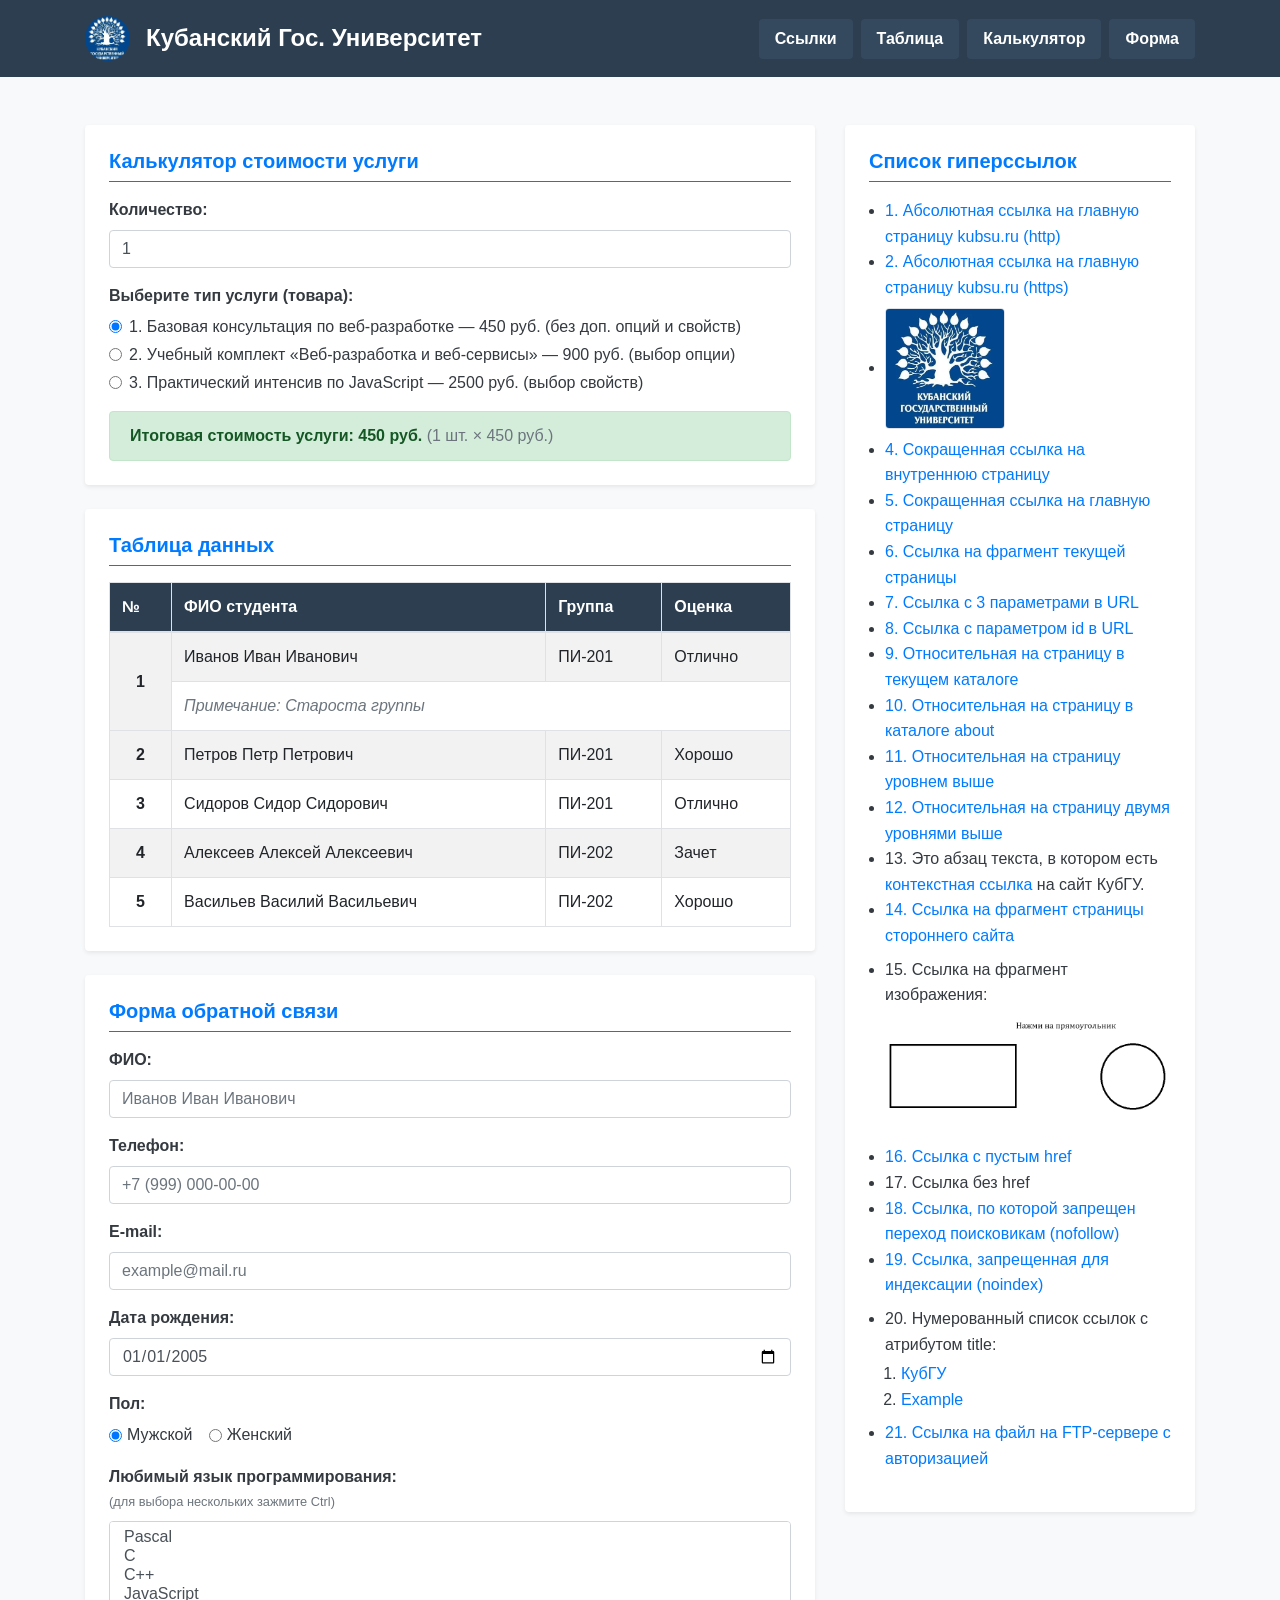
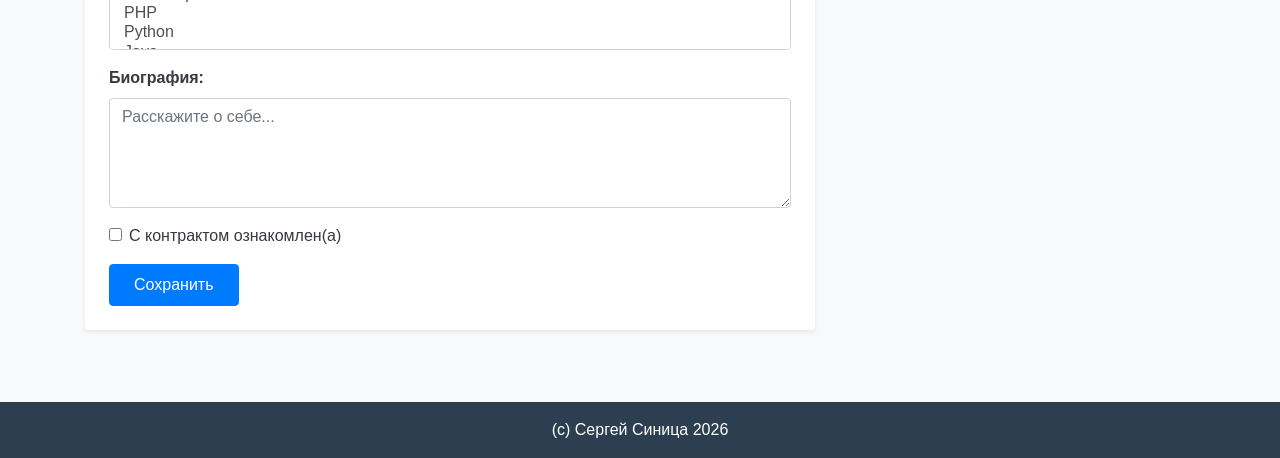
<file: index.html>
<!DOCTYPE html>
<html lang="ru">
<head>
    <meta charset="UTF-8">
    <meta name="viewport" content="width=device-width, initial-scale=1, shrink-to-fit=no">
    <title>Задание №6 — Калькулятор стоимости услуги</title>

    <!-- Bootstrap 4.3.1 CSS -->
    <link rel="stylesheet" href="https://stackpath.bootstrapcdn.com/bootstrap/4.3.1/css/bootstrap.min.css">
    <!-- Собственные стили -->
    <link rel="stylesheet" href="style.css">
    <!-- Подключение скрипта калькулятора с атрибутом defer -->
    <script src="calculator.js" defer></script>
</head>
<body class="bg-light text-dark">

    <!-- Шапка -->
    <header class="custom-header py-3">
        <div class="container d-flex flex-column flex-md-row align-items-center justify-content-between">
            <div class="d-flex align-items-center mb-3 mb-md-0">
                <img src="Logotip.jpg" alt="Логотип КубГУ" class="logo-img mr-3">
                <h1 class="h4 m-0 text-white font-weight-bold">Кубанский Гос. Университет</h1>
            </div>
            <nav>
                <ul class="nav flex-column flex-md-row text-center">
                    <li class="nav-item mb-2 mb-md-0 mr-md-2">
                        <a class="nav-link custom-nav-link text-white font-weight-bold rounded px-3 py-2" href="#links-section">Ссылки</a>
                    </li>
                    <li class="nav-item mb-2 mb-md-0 mr-md-2">
                        <a class="nav-link custom-nav-link text-white font-weight-bold rounded px-3 py-2" href="#table-section">Таблица</a>
                    </li>
                    <li class="nav-item mb-2 mb-md-0 mr-md-2">
                        <a class="nav-link custom-nav-link text-white font-weight-bold rounded px-3 py-2" href="#calc-section">Калькулятор</a>
                    </li>
                    <li class="nav-item">
                        <a class="nav-link custom-nav-link text-white font-weight-bold rounded px-3 py-2" href="#form-section">Форма</a>
                    </li>
                </ul>
            </nav>
        </div>
    </header>

    <!-- Основной контент: Сетка Bootstrap с Mobile First сортировкой -->
    <main class="container my-4 my-md-5">
        <div class="row">

            <!-- Левая колонка (на десктопе): Калькулятор, Таблица и Форма -->
            <div class="col-12 col-md-7 col-lg-8 order-2 order-md-1">

                <!-- Калькулятор стоимости услуги (Задание №6) -->
                <section id="calc-section" class="content-card p-3 p-md-4 mb-4 bg-white rounded shadow-sm">
                    <h2 class="h5 pb-2 mb-3 border-bottom border-primary text-primary font-weight-bold">Калькулятор стоимости услуги</h2>
                    <form id="calc-form" action="#" method="get" novalidate>
                        <div class="form-group mb-3">
                            <label for="calc-quantity" class="font-weight-bold">Количество:</label>
                            <input
                                type="number"
                                min="1"
                                step="1"
                                value="1"
                                class="form-control"
                                id="calc-quantity"
                                name="quantity"
                                placeholder="Введите количество (целое положительное число)"
                            >
                        </div>

                        <fieldset class="form-group mb-3">
                            <legend class="col-form-label pt-0 font-weight-bold">Выберите тип услуги (товара):</legend>
                            <div class="form-check mb-1">
                                <input class="form-check-input" type="radio" name="serviceType" id="type1" value="1" checked>
                                <label class="form-check-label" for="type1">
                                    1. Базовая консультация по веб-разработке — 450 руб. (без доп. опций и свойств)
                                </label>
                            </div>
                            <div class="form-check mb-1">
                                <input class="form-check-input" type="radio" name="serviceType" id="type2" value="2">
                                <label class="form-check-label" for="type2">
                                    2. Учебный комплект «Веб-разработка и веб-сервисы» — 900 руб. (выбор опции)
                                </label>
                            </div>
                            <div class="form-check">
                                <input class="form-check-input" type="radio" name="serviceType" id="type3" value="3">
                                <label class="form-check-label" for="type3">
                                    3. Практический интенсив по JavaScript — 2500 руб. (выбор свойств)
                                </label>
                            </div>
                        </fieldset>

                        <div id="options-wrapper" class="form-group mb-3 d-none">
                            <label for="calc-option" class="font-weight-bold">Выберите опцию комплекта:</label>
                            <select class="form-control" id="calc-option" name="prodOption">
                                <option value="optPaper">Стандартное печатное издание (+0 руб.)</option>
                                <option value="optHardcover">Твердый переплет + исходники на флешке (+250 руб.)</option>
                                <option value="optElectronic">Электронная PDF-версия (−100 руб.)</option>
                            </select>
                        </div>

                        <div id="property-wrapper" class="form-group mb-3 d-none">
                            <span class="d-block font-weight-bold mb-2">Дополнительные свойства услуги:</span>
                            <div class="form-check mb-1">
                                <input class="form-check-input" type="checkbox" id="propCertificate" name="propCertificate" value="1">
                                <label class="form-check-label" for="propCertificate">
                                    Именной сертификат об окончании (+500 руб. за ед.)
                                </label>
                            </div>
                            <div class="form-check">
                                <input class="form-check-input" type="checkbox" id="propPractice" name="propPractice" value="1">
                                <label class="form-check-label" for="propPractice">
                                    Индивидуальный код-ревью с преподавателем (+700 руб. за ед.)
                                </label>
                            </div>
                        </div>
                    </form>
                    <div id="calc-result" class="mt-3" aria-live="polite"></div>
                </section>

                <!-- Таблица данных -->
                <section id="table-section" class="content-card p-3 p-md-4 mb-4 bg-white rounded shadow-sm">
                    <h2 class="h5 pb-2 mb-3 border-bottom border-primary text-primary font-weight-bold">Таблица данных</h2>
                    <div class="table-responsive">
                        <table class="table table-bordered table-striped mb-0">
                            <thead class="custom-thead text-white">
                                <tr>
                                    <th scope="col">№</th>
                                    <th scope="col">ФИО студента</th>
                                    <th scope="col">Группа</th>
                                    <th scope="col">Оценка</th>
                                </tr>
                            </thead>
                            <tbody>
                                <tr>
                                    <td rowspan="2" class="align-middle text-center font-weight-bold">1</td>
                                    <td>Иванов Иван Иванович</td>
                                    <td>ПИ-201</td>
                                    <td>Отлично</td>
                                </tr>
                                <tr>
                                    <td colspan="3" class="text-muted font-italic">Примечание: Староста группы</td>
                                </tr>
                                <tr>
                                    <td class="text-center font-weight-bold">2</td>
                                    <td>Петров Петр Петрович</td>
                                    <td>ПИ-201</td>
                                    <td>Хорошо</td>
                                </tr>
                                <tr>
                                    <td class="text-center font-weight-bold">3</td>
                                    <td>Сидоров Сидор Сидорович</td>
                                    <td>ПИ-201</td>
                                    <td>Отлично</td>
                                </tr>
                                <tr>
                                    <td class="text-center font-weight-bold">4</td>
                                    <td>Алексеев Алексей Алексеевич</td>
                                    <td>ПИ-202</td>
                                    <td>Зачет</td>
                                </tr>
                                <tr>
                                    <td class="text-center font-weight-bold">5</td>
                                    <td>Васильев Василий Васильевич</td>
                                    <td>ПИ-202</td>
                                    <td>Хорошо</td>
                                </tr>
                            </tbody>
                        </table>
                    </div>
                </section>

                <!-- Форма обратной связи -->
                <section id="form-section" class="content-card p-3 p-md-4 mb-4 bg-white rounded shadow-sm">
                    <h2 class="h5 pb-2 mb-3 border-bottom border-primary text-primary font-weight-bold">Форма обратной связи</h2>
                    <form id="feedback-form" action="#" method="post">
                        <div class="form-group mb-3">
                            <label for="fullname" class="font-weight-bold">ФИО:</label>
                            <input
                                type="text"
                                class="form-control"
                                id="fullname"
                                name="fullname"
                                placeholder="Иванов Иван Иванович"
                                pattern="[A-Za-zА-Яа-яЁё\s\-]+"
                                title="Разрешены только буквы"
                                inputmode="text"
                                required
                            >
                        </div>

                        <div class="form-group mb-3">
                            <label for="phone" class="font-weight-bold">Телефон:</label>
                            <input
                                type="tel"
                                class="form-control"
                                id="phone"
                                name="phone"
                                placeholder="+7 (999) 000-00-00"
                                pattern="[+0-9\s\-\(\)]+"
                                title="Разрешены только цифры и знаки +, -, скобки"
                                inputmode="tel"
                                required
                            >
                        </div>

                        <div class="form-group mb-3">
                            <label for="email" class="font-weight-bold">E-mail:</label>
                            <input type="email" class="form-control" id="email" name="email" placeholder="example@mail.ru" required>
                        </div>

                        <div class="form-group mb-3">
                            <label for="dob" class="font-weight-bold">Дата рождения:</label>
                            <input type="date" class="form-control" id="dob" name="dob" value="2005-01-01" required>
                        </div>

                        <fieldset class="form-group mb-3">
                            <legend class="col-form-label pt-0 font-weight-bold">Пол:</legend>
                            <div class="form-check form-check-inline">
                                <input class="form-check-input" type="radio" name="gender" id="genderMale" value="male" checked>
                                <label class="form-check-label" for="genderMale">Мужской</label>
                            </div>
                            <div class="form-check form-check-inline">
                                <input class="form-check-input" type="radio" name="gender" id="genderFemale" value="female">
                                <label class="form-check-label" for="genderFemale">Женский</label>
                            </div>
                        </fieldset>

                        <div class="form-group mb-3">
                            <label for="languages" class="font-weight-bold">
                                Любимый язык программирования:<br>
                                <small class="text-muted font-weight-normal">(для выбора нескольких зажмите Ctrl)</small>
                            </label>
                            <select class="form-control" id="languages" name="languages[]" multiple size="6" required>
                                <option value="pascal">Pascal</option>
                                <option value="c">C</option>
                                <option value="cpp">C++</option>
                                <option value="js">JavaScript</option>
                                <option value="php">PHP</option>
                                <option value="python">Python</option>
                                <option value="java">Java</option>
                                <option value="haskel">Haskel</option>
                                <option value="clojure">Clojure</option>
                                <option value="prolog">Prolog</option>
                                <option value="scala">Scala</option>
                            </select>
                        </div>

                        <div class="form-group mb-3">
                            <label for="bio" class="font-weight-bold">Биография:</label>
                            <textarea class="form-control" id="bio" name="bio" rows="4" placeholder="Расскажите о себе..."></textarea>
                        </div>

                        <div class="form-group form-check mb-3">
                            <input type="checkbox" class="form-check-input" id="contract" name="contract" required>
                            <label class="form-check-label" for="contract">С контрактом ознакомлен(а)</label>
                        </div>

                        <button type="submit" class="btn btn-primary px-4 py-2">Сохранить</button>
                    </form>
                </section>
            </div>

            <!-- Правая колонка (на десктопе): Список ссылок -->
            <div class="col-12 col-md-5 col-lg-4 order-1 order-md-2">
                <section id="links-section" class="content-card p-3 p-md-4 mb-4 bg-white rounded shadow-sm">
                    <h2 class="h5 pb-2 mb-3 border-bottom border-primary text-primary font-weight-bold">Список гиперссылок</h2>
                    <ul class="pl-3 links-list">
                        <li><a href="http://kubsu.ru/">1. Абсолютная ссылка на главную страницу kubsu.ru (http)</a></li>
                        <li><a href="https://kubsu.ru/">2. Абсолютная ссылка на главную страницу kubsu.ru (https)</a></li>
                        <li class="my-2">
                            <a href="https://kubsu.ru/">
                                <img src="Logotip.jpg" alt="Логотип КубГУ" width="120" height="120" class="img-fluid rounded border">
                            </a>
                        </li>
                        <li><a href="/about.html">4. Сокращенная ссылка на внутреннюю страницу</a></li>
                        <li><a href="/">5. Сокращенная ссылка на главную страницу</a></li>
                        <li><a href="#anchor-section">6. Ссылка на фрагмент текущей страницы</a></li>
                        <li><a href="https://example.com/page?param1=val1&amp;param2=val2&amp;param3=val3">7. Ссылка с 3 параметрами в URL</a></li>
                        <li><a href="https://example.com/page?id=123">8. Ссылка с параметром id в URL</a></li>
                        <li><a href="in_that_katalog.html">9. Относительная на страницу в текущем каталоге</a></li>
                        <li><a href="about/about.html">10. Относительная на страницу в каталоге about</a></li>
                        <li><a href="../page.html">11. Относительная на страницу уровнем выше</a></li>
                        <li><a href="../../page.html">12. Относительная на страницу двумя уровнями выше</a></li>
                        <li>13. Это абзац текста, в котором есть <a href="https://kubsu.ru/">контекстная ссылка</a> на сайт КубГУ.</li>
                        <li><a href="https://ru.wikipedia.org/wiki/HTML#История">14. Ссылка на фрагмент страницы стороннего сайта</a></li>
                        <li class="my-2">
                            15. Ссылка на фрагмент изображения:
                            <div class="map-wrapper mt-2">
                                <img src="map.png" alt="Интерактивная карта" usemap="#myMap" id="map-image" class="img-fluid">
                            </div>
                            <map name="myMap">
                                <area shape="rect" coords="12,81,372,261" href="https://kubsu.ru/" alt="Прямоугольник" title="Переход на КубГУ">
                                <area shape="circle" coords="703,170,90" href="https://example.com/" alt="Круг" title="Переход на Example">
                            </map>
                        </li>
                        <li><a href="">16. Ссылка с пустым href</a></li>
                        <li><a>17. Ссылка без href</a></li>
                        <li><a href="https://example.com" rel="nofollow">18. Ссылка, по которой запрещен переход поисковикам (nofollow)</a></li>
                        <li><!--noindex--><a href="https://example.com/">19. Ссылка, запрещенная для индексации (noindex)</a><!--/noindex--></li>
                        <li class="my-2">
                            20. Нумерованный список ссылок с атрибутом title:
                            <ol class="my-1 pl-3">
                                <li><a href="https://kubsu.ru/" title="Официальный сайт КубГУ">КубГУ</a></li>
                                <li><a href="https://example.com/" title="Демонстрационный сайт Example">Example</a></li>
                            </ol>
                        </li>
                        <li><a href="ftp://host/file.txt">21. Ссылка на файл на FTP-сервере с авторизацией</a></li>
                    </ul>
                </section>
            </div>

        </div>
    </main>

    <!-- Подвал -->
    <footer id="anchor-section" class="custom-footer py-3 text-white text-center">
        <div class="container">
            <p class="m-0">(c) Сергей Синица 2026</p>
        </div>
    </footer>

</body>
</html>
</file>
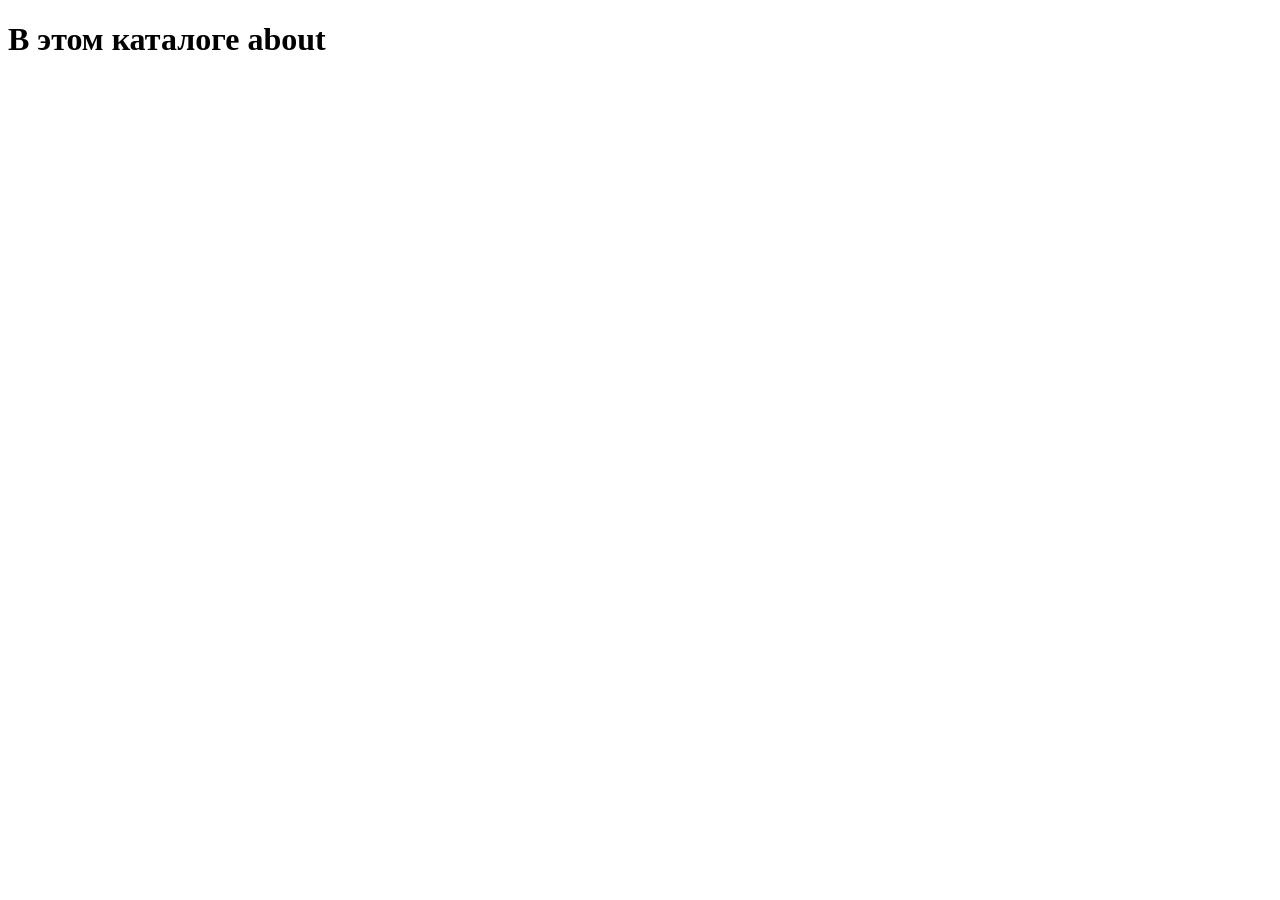
<file: about/about.html>
<!DOCTYPE html>
<html lang="en">
<head>
    <meta charset="UTF-8">
    <meta name="viewport" content="width=device-width, initial-scale=1.0">
    <title>Задание номер 1</title>
   
</head>
<body>
    <div >
        <h1 >В этом каталоге about</h1>
</body>
</html>
</file>
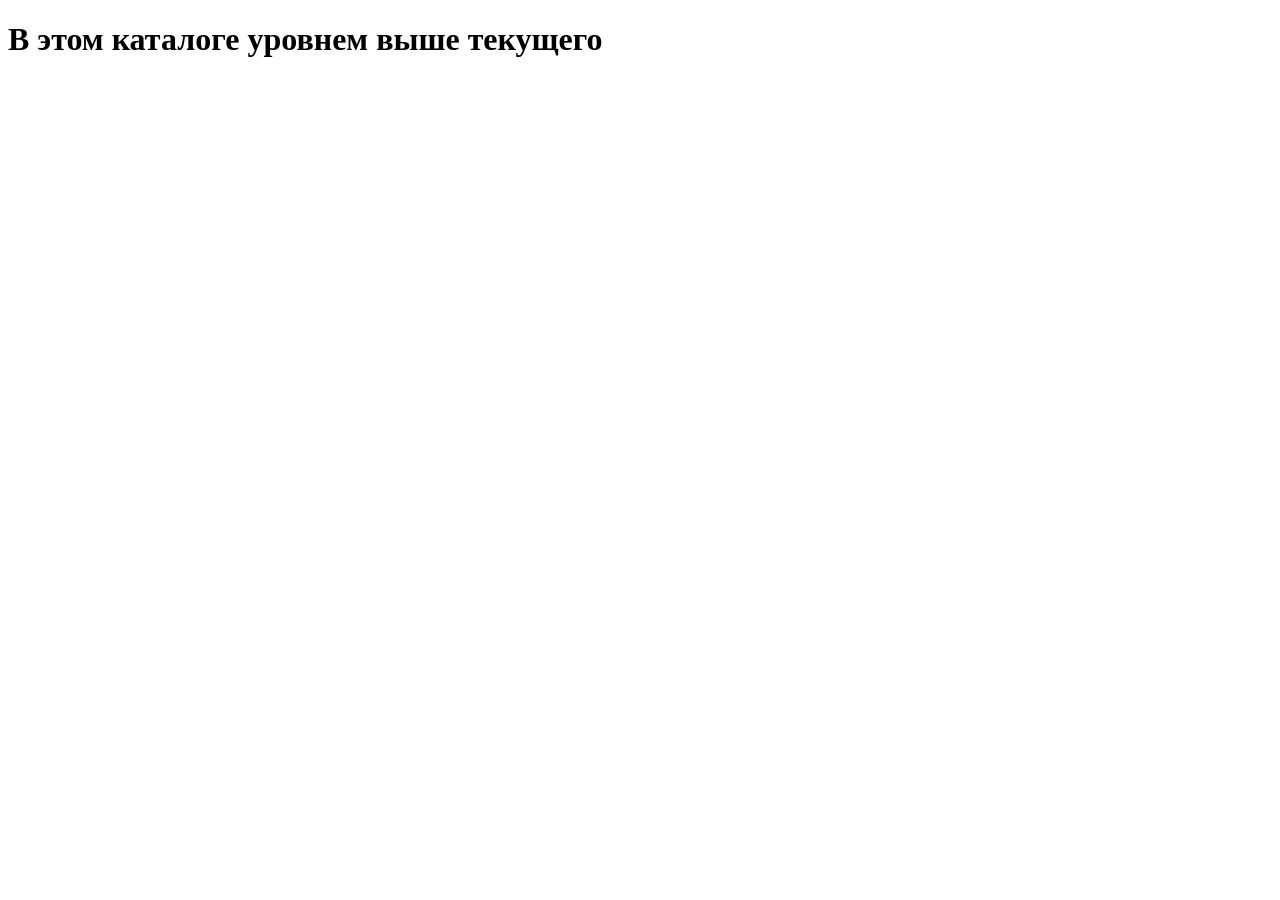
<file: for_high/for_high.html>
<!DOCTYPE html>
<html lang="en">
<head>
    <meta charset="UTF-8">
    <meta name="viewport" content="width=device-width, initial-scale=1.0">
    <title>Задание номер 1</title>
    
</head>
<body>
    <div >
        <h1 >В этом каталоге уровнем выше текущего</h1>
</body>
</html>
</file>
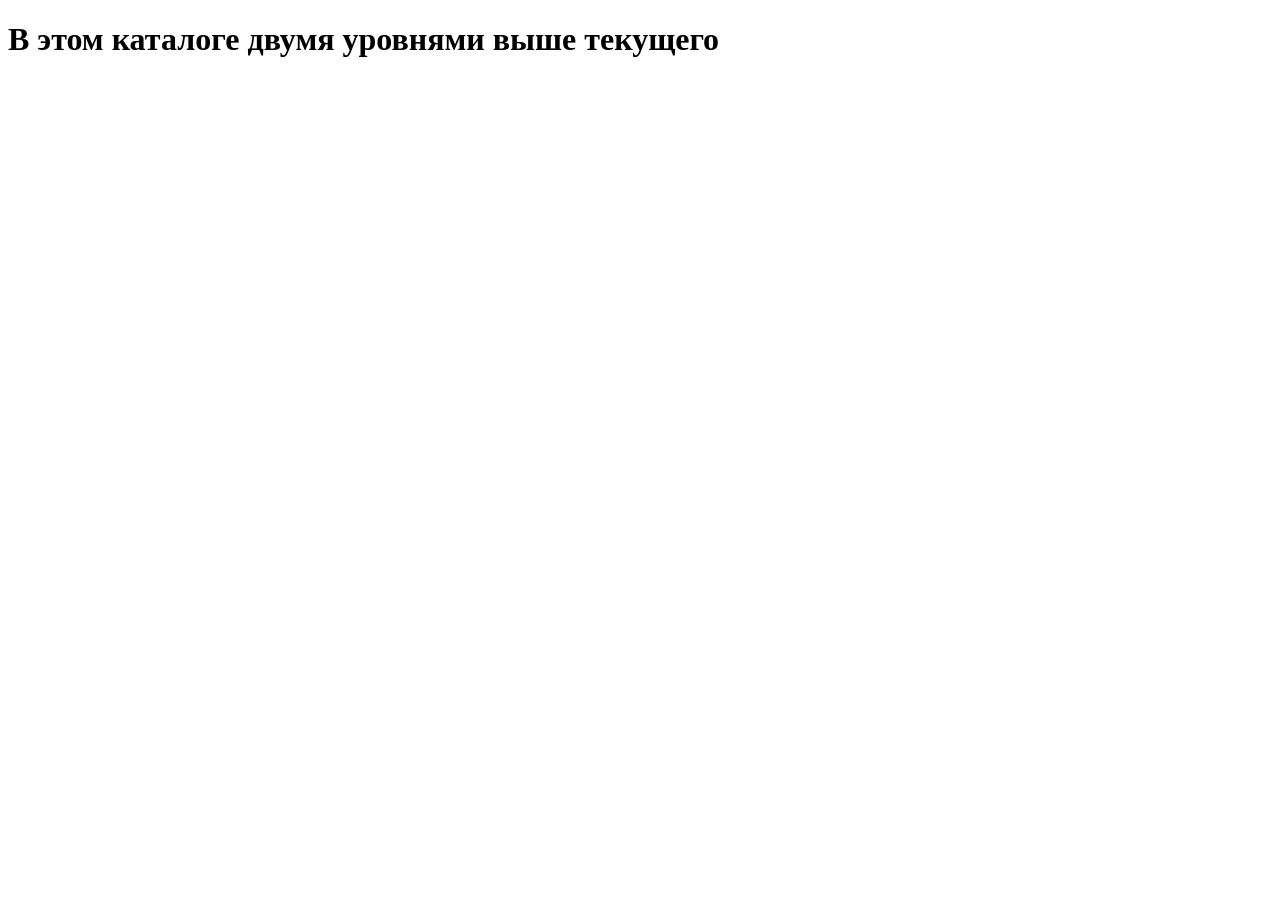
<file: for_high/for_higher/for_higher.html>
<!DOCTYPE html>
<html lang="en">
<head>
    <meta charset="UTF-8">
    <meta name="viewport" content="width=device-width, initial-scale=1.0">
    <title>Задание номер 1</title>
    
</head>
<body>
    <div >
        <h1 >В этом каталоге двумя уровнями выше текущего</h1>
</body>
</html>
</file>
<file: style.css>
/* Кастомные стили (только то, что не покрывается утилитами Bootstrap) */

.custom-header,
.custom-footer {
    background-color: #2c3e50;
}

.custom-thead {
    background-color: #2c3e50;
}

.logo-img {
    width: 45px;
    height: 45px;
    border-radius: 50%;
    object-fit: cover;
}

.custom-nav-link {
    background-color: #34495e;
    transition: background-color 0.2s ease;
}

.custom-nav-link:hover {
    background-color: #1abc9c;
    color: #ffffff !important;
}

.content-card {
    word-break: break-word;
}

.links-list {
    line-height: 1.6;
}

/* Карта изображений */
.map-wrapper {
    width: 100%;
    overflow: hidden;
}

.map-wrapper img {
    max-width: 100%;
    height: auto;
}
</file>
